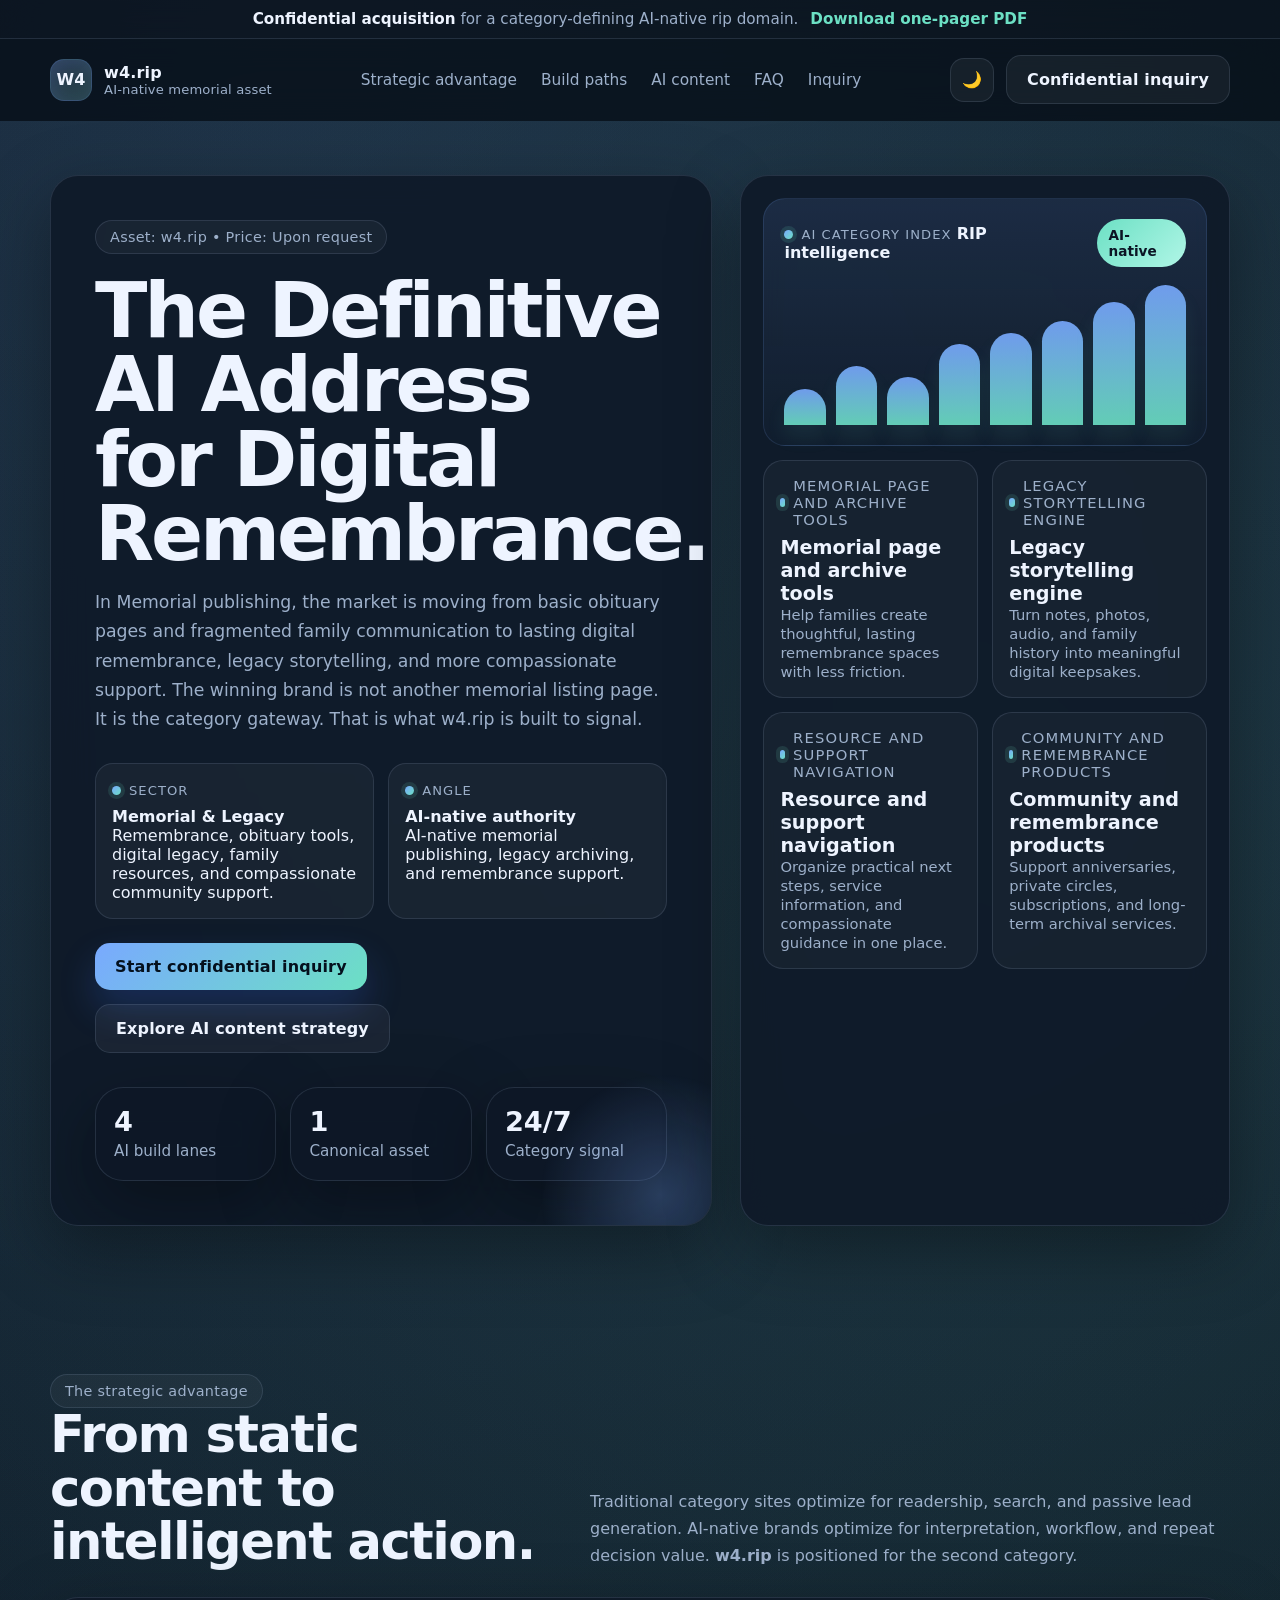
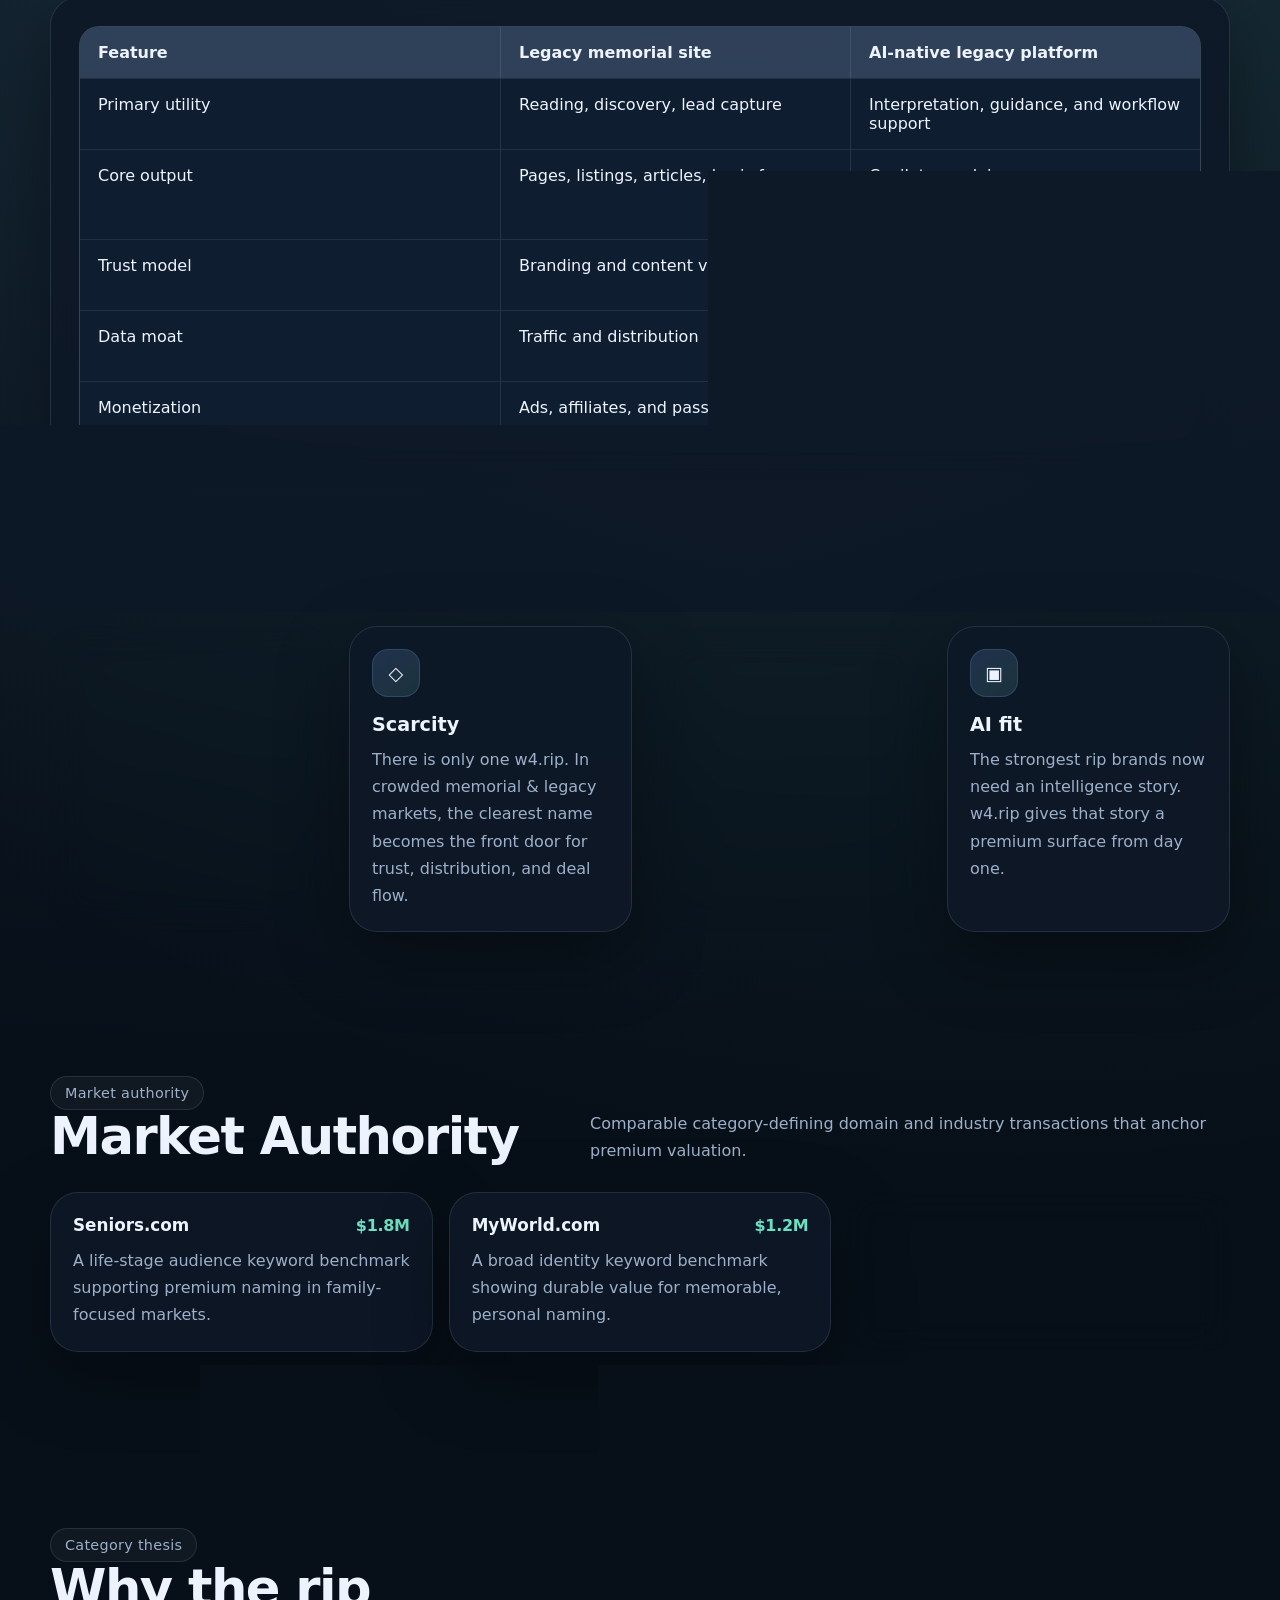
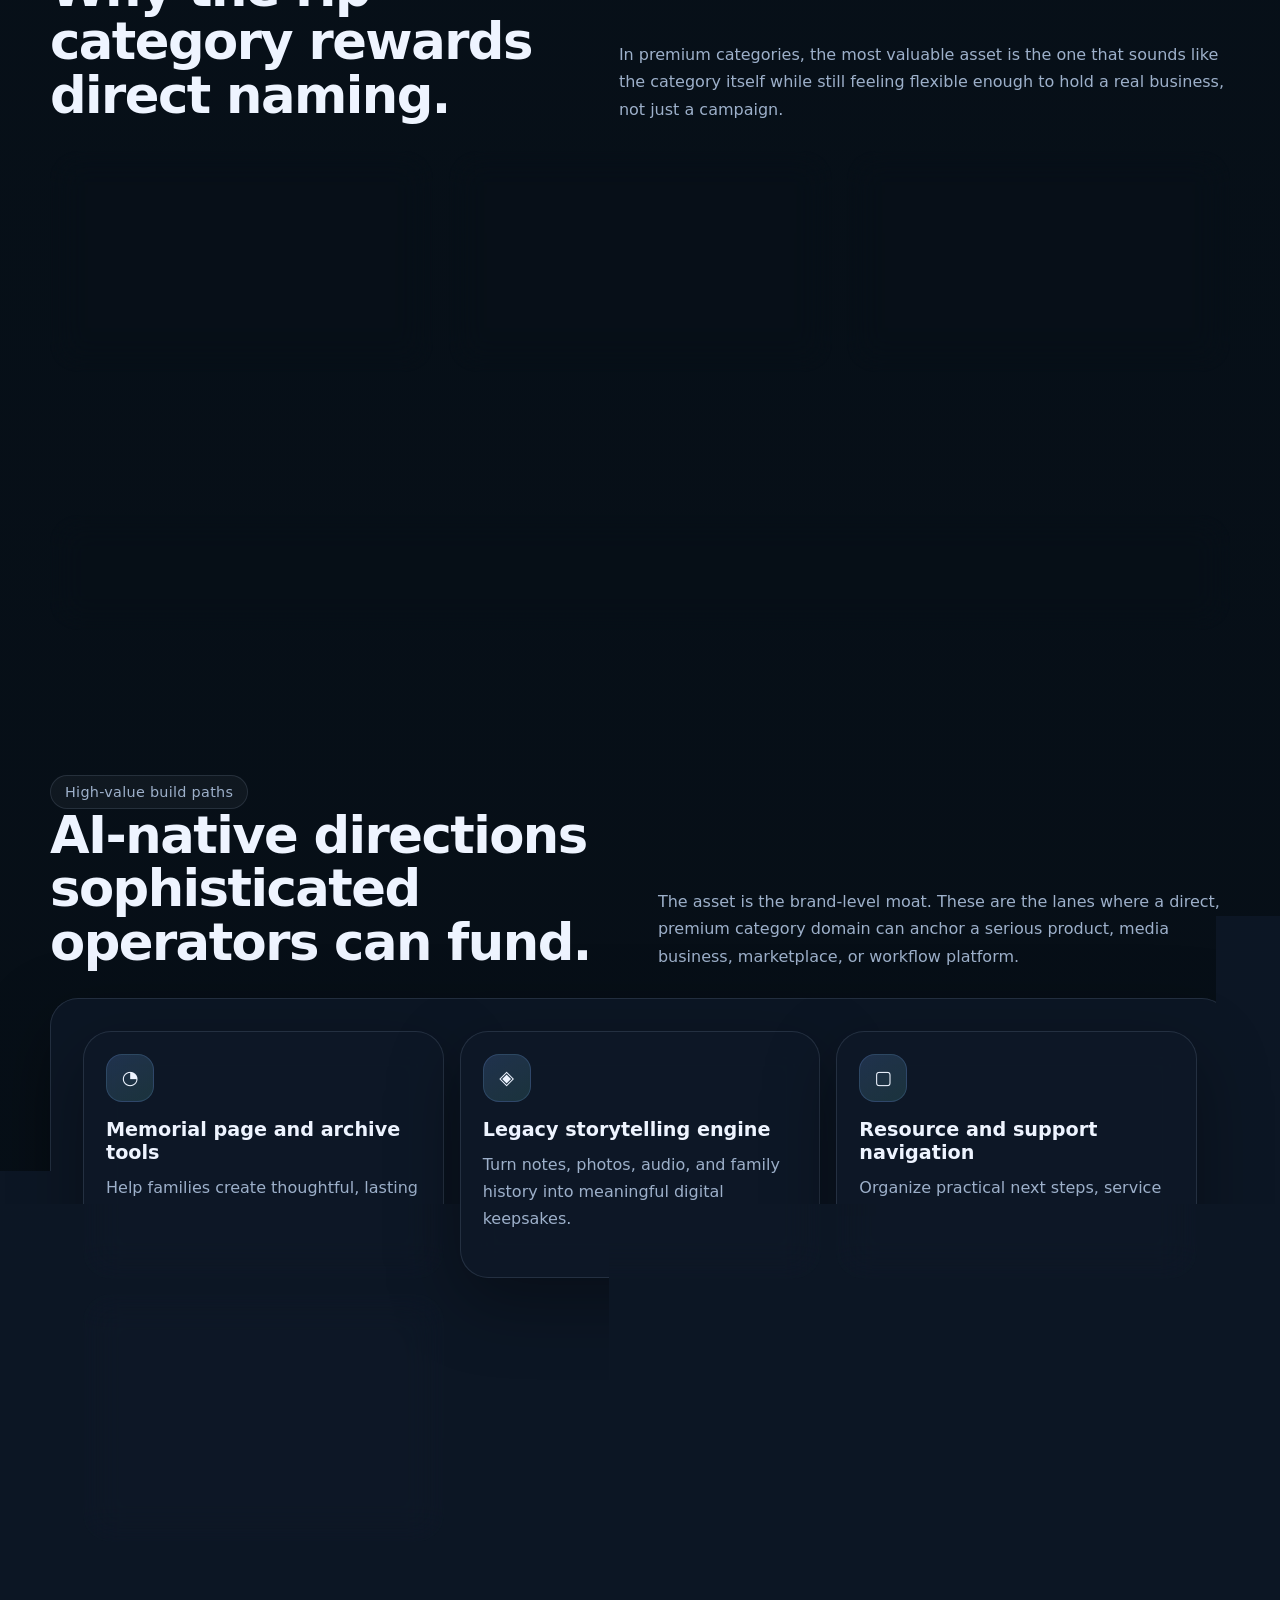
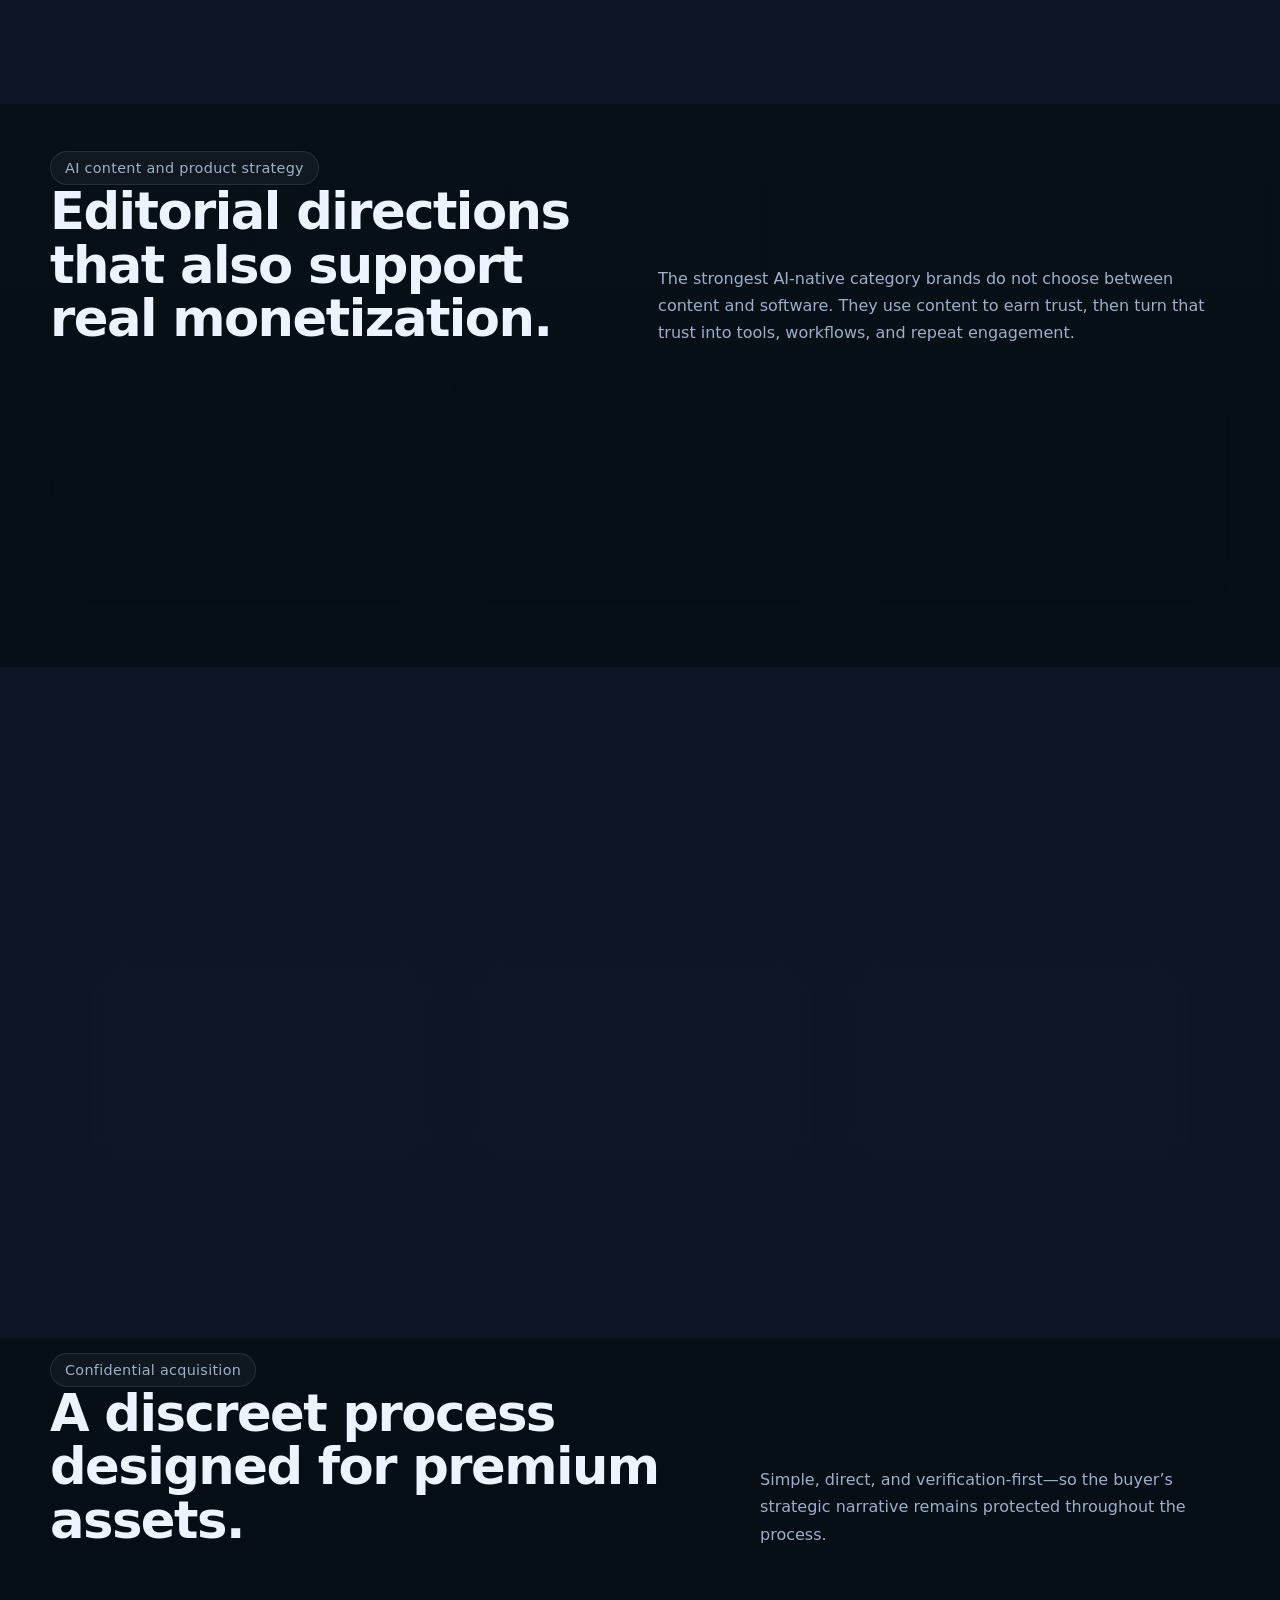
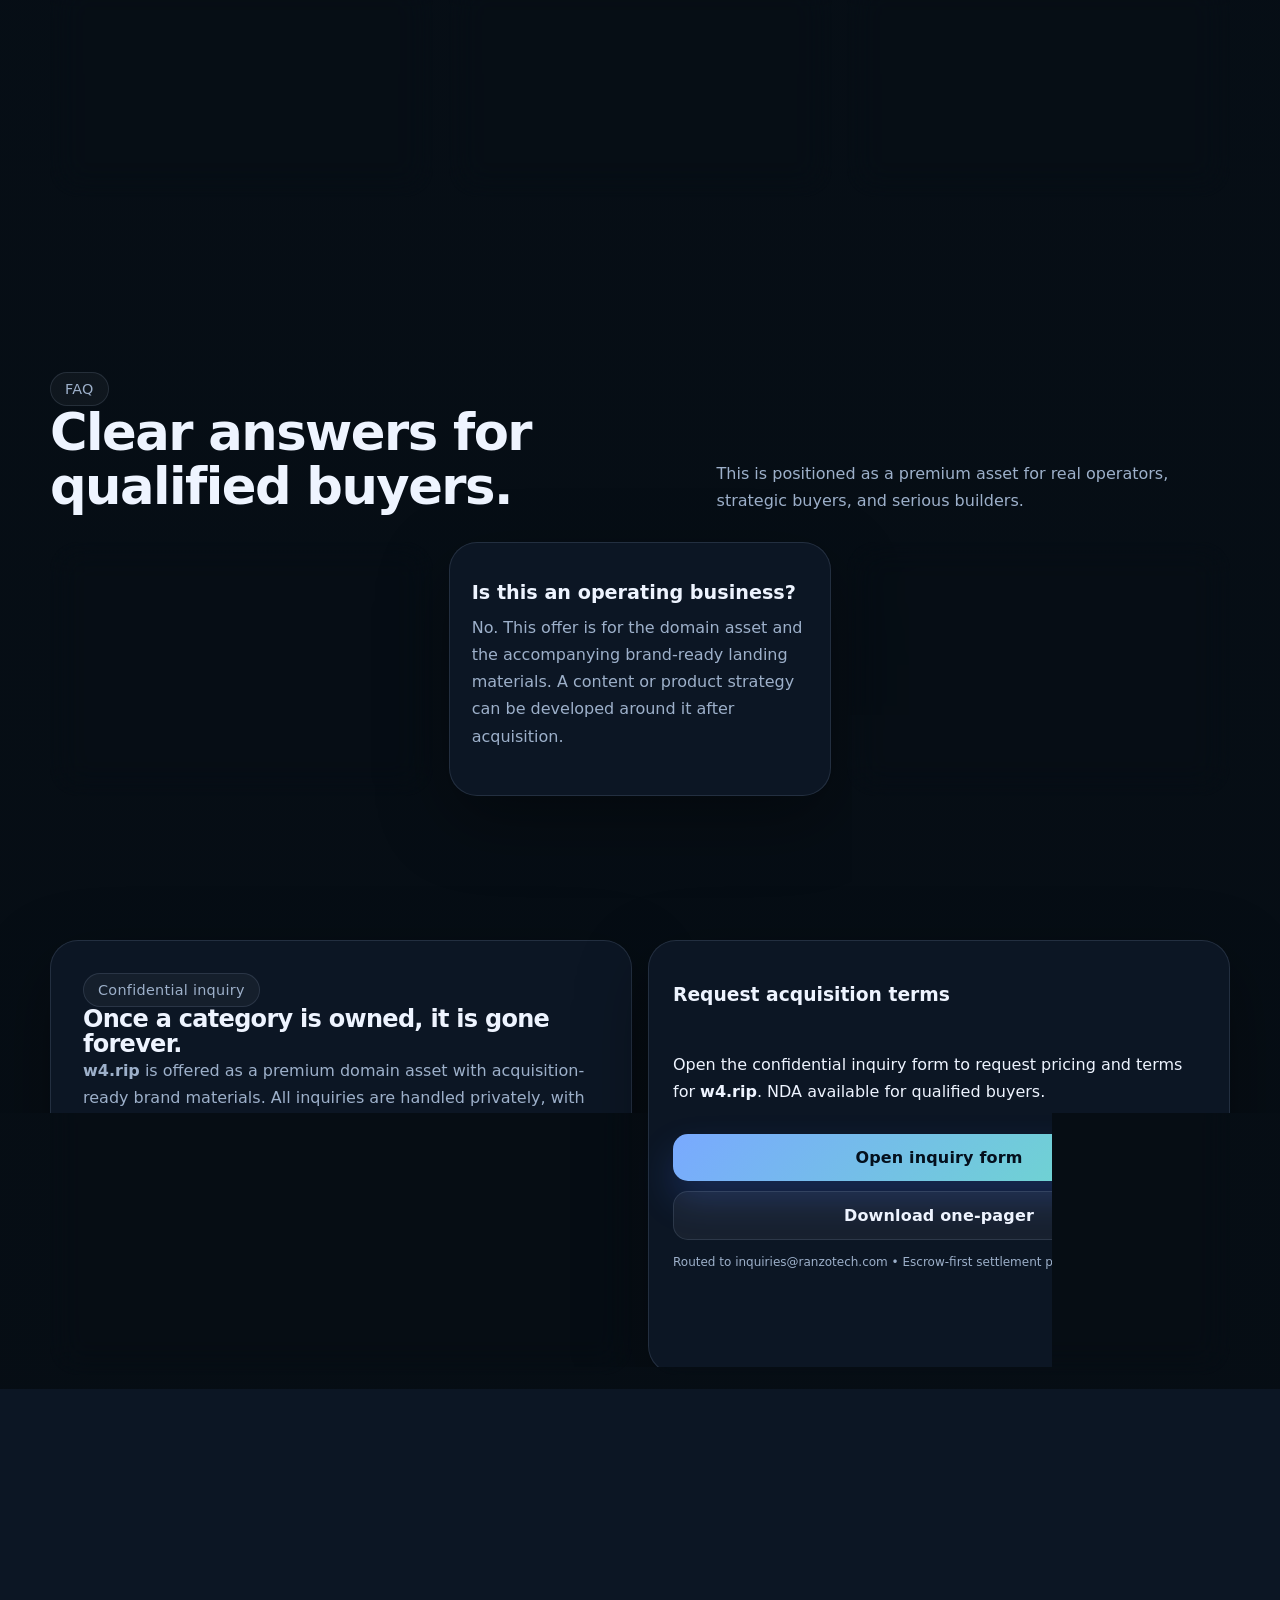
<file: index.html>
<!DOCTYPE html>

<html lang="en">
<head>
<meta charset="utf-8"/>
<meta content="width=device-width, initial-scale=1" name="viewport"/>
<title>w4.rip — Confidential Acquisition</title>
<meta content="w4.rip is a premium AI-first rip domain positioned for confidential acquisition, built for ai-native memorial publishing, legacy archiving, and remembrance support" name="description"/>
<link href="https://w4.rip/" rel="canonical"/>
<meta content="w4.rip — Confidential Acquisition" property="og:title"/>
<meta content="w4.rip is a premium AI-first rip domain positioned for confidential acquisition, built for ai-native memorial publishing, legacy archiving, and remembrance support" property="og:description"/>
<meta content="website" property="og:type"/>
<meta content="https://w4.rip/" property="og:url"/>
<meta content="w4.rip" property="og:site_name"/>
<meta content="https://w4.rip/social-card.svg" property="og:image"/>
<meta content="summary_large_image" name="twitter:card"/>
<meta content="w4.rip — Confidential Acquisition" name="twitter:title"/>
<meta content="w4.rip is a premium AI-first rip domain positioned for confidential acquisition, built for ai-native memorial publishing, legacy archiving, and remembrance support" name="twitter:description"/>
<meta content="https://w4.rip/social-card.svg" name="twitter:image"/>
<link href="favicon.svg" rel="icon" type="image/svg+xml"/>
<link href="styles.css" rel="stylesheet"/>
<script type="application/ld+json">
  {"@context": "https://schema.org", "@type": "WebSite", "name": "w4.rip", "url": "https://w4.rip/", "description": "w4.rip is a premium AI-first rip domain positioned for confidential acquisition, built for ai-native memorial publishing, legacy archiving, and remembrance support", "publisher": {"@type": "Organization", "name": "Ranzo Tech LLC"}}
  </script>
</head>
<body>
<div class="announcement">
<div class="container">
<span><strong>Confidential acquisition</strong> for a category-defining AI-native rip domain.</span>
<a download="" href="one-pager.pdf">Download one-pager PDF</a>
</div>
</div>
<header class="site-header">
<div class="container nav-shell">
<a class="brand" href="index.html">
<span class="brand-mark"><span>W4</span></span>
<span>
          w4.rip
          <small>AI-native memorial asset</small>
</span>
</a>
<nav class="nav-links" data-mobile-nav="">
<a href="#advantage">Strategic advantage</a>
<a href="#paths">Build paths</a>
<a href="#content">AI content</a>
<a href="#faq">FAQ</a>
<a href="#inquiry">Inquiry</a>
</nav>
<div class="nav-actions">
<button aria-label="Switch theme" class="icon-button" data-theme-toggle="" type="button">🌙</button>
<a class="button button-secondary print-hide" href="#inquiry" data-open-inquiry>Confidential inquiry</a>
<button aria-expanded="false" aria-label="Open menu" class="icon-button mobile-toggle" data-mobile-toggle="" type="button">☰</button>
</div>
</div>
</header>
<main>
<section class="hero">
<div class="container hero-grid">
<article class="hero-copy">
<span class="eyebrow">Asset: w4.rip • Price: Upon request</span>
<h1>The Definitive AI Address for Digital Remembrance.</h1>
<p class="hero-lead">In Memorial publishing, the market is moving from basic obituary pages and fragmented family communication to lasting digital remembrance, legacy storytelling, and more compassionate support. The winning brand is not another memorial listing page. It is the category gateway. That is what w4.rip is built to signal.</p>
<div class="hero-meta">
<article>
<span class="small-label">Sector</span>
<strong>Memorial &amp; Legacy</strong>
<span>Remembrance, obituary tools, digital legacy, family resources, and compassionate community support.</span>
</article>
<article>
<span class="small-label">Angle</span>
<strong>AI-native authority</strong>
<span>AI-native memorial publishing, legacy archiving, and remembrance support.</span>
</article>
</div>
<div class="hero-actions">
<a class="button button-primary" href="#inquiry" data-open-inquiry>Start confidential inquiry</a>
<a class="button button-secondary" href="#content">Explore AI content strategy</a>
</div>
<div class="hero-mini-grid">
<article class="metric-card">
<strong>4</strong>
<span>AI build lanes</span>
</article>
<article class="metric-card">
<strong>1</strong>
<span>Canonical asset</span>
</article>
<article class="metric-card">
<strong>24/7</strong>
<span>Category signal</span>
</article>
</div>
</article>
<aside class="hero-panel">
<div class="dashboard">
<div class="dashboard-main">
<div class="dashboard-top">
<div>
<span class="small-label">AI category index</span>
<strong>RIP intelligence</strong>
</div>
<span class="dashboard-badge">AI-native</span>
</div>
<div aria-hidden="true" class="sparkline">
<span style="height: 26%"></span>
<span style="height: 42%"></span>
<span style="height: 34%"></span>
<span style="height: 58%"></span>
<span style="height: 66%"></span>
<span style="height: 74%"></span>
<span style="height: 88%"></span>
<span style="height: 100%"></span>
</div>
</div>
<div class="dashboard-grid">
<article class="small-panel">
<span class="small-label">Memorial page and archive tools</span>
<strong>Memorial page and archive tools</strong>
<span>Help families create thoughtful, lasting remembrance spaces with less friction.</span>
</article>
<article class="small-panel">
<span class="small-label">Legacy storytelling engine</span>
<strong>Legacy storytelling engine</strong>
<span>Turn notes, photos, audio, and family history into meaningful digital keepsakes.</span>
</article>
<article class="small-panel">
<span class="small-label">Resource and support navigation</span>
<strong>Resource and support navigation</strong>
<span>Organize practical next steps, service information, and compassionate guidance in one place.</span>
</article>
<article class="small-panel">
<span class="small-label">Community and remembrance products</span>
<strong>Community and remembrance products</strong>
<span>Support anniversaries, private circles, subscriptions, and long-term archival services.</span>
</article>
</div>
</div>
</aside>
</div>
</section>
<section class="section" id="advantage">
<div class="container">
<div class="section-header">
<div>
<span class="eyebrow">The strategic advantage</span>
<h2>From static content to intelligent action.</h2>
</div>
<p>
            Traditional category sites optimize for readership, search, and passive lead generation. AI-native brands optimize for interpretation, workflow, and repeat decision value. <strong>w4.rip</strong> is positioned for the second category.
          </p>
</div>
<div class="comparison-shell">
<div class="comparison-table">
<div class="comparison-row header">
<div>Feature</div>
<div>Legacy memorial site</div>
<div>AI-native legacy platform</div>
</div>
<div class="comparison-row">
<div>Primary utility</div>
<div>Reading, discovery, lead capture</div>
<div>Interpretation, guidance, and workflow support</div>
</div>
<div class="comparison-row">
<div>Core output</div>
<div>Pages, listings, articles, basic forms</div>
<div>Copilots, explainers, recommendations, and operational workflows</div>
</div>
<div class="comparison-row">
<div>Trust model</div>
<div>Branding and content volume</div>
<div>Branding plus explainability, speed, and human-reviewed AI support</div>
</div>
<div class="comparison-row">
<div>Data moat</div>
<div>Traffic and distribution</div>
<div>Feedback loops, workflow data, and better decision context</div>
</div>
<div class="comparison-row">
<div>Monetization</div>
<div>Ads, affiliates, and passive leads</div>
<div>Subscriptions, premium tools, memberships, and workflow software</div>
</div>
</div>
</div>
</div>
</section>
<section class="section-tight">
<div class="container cards-grid">
<article class="card">
<div class="card-icon">◎</div>
<h3>Positioning</h3>
<p>w4.rip reads like a flagship AI-native rip brand: direct, memorable, and category-scale.</p>
</article>
<article class="card">
<div class="card-icon">◇</div>
<h3>Scarcity</h3>
<p>There is only one w4.rip. In crowded memorial &amp; legacy markets, the clearest name becomes the front door for trust, distribution, and deal flow.</p>
</article>
<article class="card">
<div class="card-icon">↗</div>
<h3>Expansion</h3>
<p>The domain can support media, software, services, memberships, marketplaces, or workflow products without feeling temporary or narrow.</p>
</article>
<article class="card">
<div class="card-icon">▣</div>
<h3>AI fit</h3>
<p>The strongest rip brands now need an intelligence story. w4.rip gives that story a premium surface from day one.</p>
</article>
</div>
</section>

    <section class="section" id="market-authority">
      <div class="container">
        <div class="section-header">
          <div>
            <span class="eyebrow">Market authority</span>
            <h2>Market Authority</h2>
          </div>
          <p>Comparable category-defining domain and industry transactions that anchor premium valuation.</p>
        </div>

        <div class="market-grid deal-grid">
          <article class="deal-card">
            <div class="deal-head">
              <h3>Seniors.com</h3>
              <div class="deal-amount">$1.8M</div>
            </div>
            <p>A life-stage audience keyword benchmark supporting premium naming in family-focused markets.</p>
          </article>
          <article class="deal-card">
            <div class="deal-head">
              <h3>MyWorld.com</h3>
              <div class="deal-amount">$1.2M</div>
            </div>
            <p>A broad identity keyword benchmark showing durable value for memorable, personal naming.</p>
          </article>
          <article class="deal-card">
            <div class="deal-head">
              <h3>Me.com</h3>
              <div class="deal-amount">reported under $1M</div>
            </div>
            <p>A foundational identity benchmark illustrating the premium for short, universal personal namespaces.</p>
          </article>
        </div>
      </div>
    </section>
<section class="section">
<div class="container">
<div class="section-header">
<div>
<span class="eyebrow">Category thesis</span>
<h2>Why the rip category rewards direct naming.</h2>
</div>
<p>
            In premium categories, the most valuable asset is the one that sounds like the category itself while still feeling flexible enough to hold a real business, not just a campaign.
          </p>
</div>
<div class="market-grid">
<article>
<strong>01</strong>
<h3>Category clarity</h3>
<p>RIP is a direct, unforgettable word. In trust-heavy markets, clarity shortens the path from first impression to credibility.</p>
</article>
<article>
<strong>02</strong>
<h3>Brand efficiency</h3>
<p>Short, exact naming lowers explanation cost across search, partnerships, outbound, media, and repeat recall.</p>
</article>
<article>
<strong>03</strong>
<h3>Product optionality</h3>
<p>w4.rip can credibly hold editorial, software, community, workflow, and marketplace models under one roof.</p>
</article>
</div>
</div>
</section>
<section class="section-tight">
<div class="container">
<div class="quote-card">
<p>“In memorial categories, trust comes from dignity, clarity, and a brand that feels enduring.”</p>
<small>Positioning statement for w4.rip</small>
</div>
</div>
</section>
<section class="section" id="paths">
<div class="container">
<div class="section-header">
<div>
<span class="eyebrow">High-value build paths</span>
<h2>AI-native directions sophisticated operators can fund.</h2>
</div>
<p>
            The asset is the brand-level moat. These are the lanes where a direct, premium category domain can anchor a serious product, media business, marketplace, or workflow platform.
          </p>
</div>
<div class="topics-shell">
<div class="topics-grid">
<article class="card">
<div class="card-icon">◔</div>
<h3>Memorial page and archive tools</h3>
<p>Help families create thoughtful, lasting remembrance spaces with less friction.</p>
</article>
<article class="card">
<div class="card-icon">◈</div>
<h3>Legacy storytelling engine</h3>
<p>Turn notes, photos, audio, and family history into meaningful digital keepsakes.</p>
</article>
<article class="card">
<div class="card-icon">▢</div>
<h3>Resource and support navigation</h3>
<p>Organize practical next steps, service information, and compassionate guidance in one place.</p>
</article>
<article class="card">
<div class="card-icon">⋄</div>
<h3>Community and remembrance products</h3>
<p>Support anniversaries, private circles, subscriptions, and long-term archival services.</p>
</article>
</div>
</div>
</div>
</section>
<section class="section" id="content">
<div class="container">
<div class="section-header">
<div>
<span class="eyebrow">AI content and product strategy</span>
<h2>Editorial directions that also support real monetization.</h2>
</div>
<p>
            The strongest AI-native category brands do not choose between content and software. They use content to earn trust, then turn that trust into tools, workflows, and repeat engagement.
          </p>
</div>
<div class="insights-grid no-links">
<article class="insight-card">
<span class="tag">Authority engine</span>
<h3>Compassionate memorial content</h3>
<p>Build trust through sensitivity, clarity, and helpfulness in a delicate category.</p>
</article>
<article class="insight-card">
<span class="tag">Assistant layer</span>
<h3>Guided remembrance support</h3>
<p>Use AI to reduce friction while keeping tone respectful and human.</p>
</article>
<article class="insight-card">
<span class="tag">Workflow monetization</span>
<h3>Publishing, archives, and support services</h3>
<p>Hold memorial pages, family tools, and premium preservation products together.</p>
</article>
</div>
</div>
</section>
<section class="section-tight">
<div class="container value-shell">
<div class="section-header">
<div>
<span class="eyebrow">Ideal acquirer profile</span>
<h2>This asset is designed for principals.</h2>
</div>
<p>The strongest buyer is one that wants a flagship brand, not a disposable campaign URL.</p>
</div>
<div class="value-grid">
<article class="card">
<div class="card-icon">◫</div>
<h3>Memorial and obituary platforms</h3>
<p>Operators that want a more direct, memorable category brand.</p>
</article>
<article class="card">
<div class="card-icon">◍</div>
<h3>Legacy and archive builders</h3>
<p>Teams creating digital preservation, family-history, or remembrance products.</p>
</article>
<article class="card">
<div class="card-icon">◌</div>
<h3>Mission-driven media groups</h3>
<p>Organizations serving families with thoughtful content and tools.</p>
</article>
</div>
</div>
</section>
<section class="section">
<div class="container">
<div class="section-header">
<div>
<span class="eyebrow">Confidential acquisition</span>
<h2>A discreet process designed for premium assets.</h2>
</div>
<p>Simple, direct, and verification-first—so the buyer’s strategic narrative remains protected throughout the process.</p>
</div>
<div class="process-grid">
<article>
<span class="process-step">1</span>
<h3>Strategic inquiry</h3>
<p>Private inbound with enough context to understand fit, intended use, and seriousness of mandate.</p>
</article>
<article>
<span class="process-step">2</span>
<h3>Mutual NDA</h3>
<p>For qualified buyers, valuation discussion and transfer mechanics can be handled under a standard or custom NDA.</p>
</article>
<article>
<span class="process-step">3</span>
<h3>Secure settlement</h3>
<p>Escrow-first transfer with a clean handover process, documentation, and domain movement safeguards.</p>
</article>
</div>
</div>
</section>
<section class="section" id="faq">
<div class="container">
<div class="section-header">
<div>
<span class="eyebrow">FAQ</span>
<h2>Clear answers for qualified buyers.</h2>
</div>
<p>This is positioned as a premium asset for real operators, strategic buyers, and serious builders.</p>
</div>
<div class="faq-grid">
<article>
<h3>Why is the price withheld?</h3>
<p>This is a category-defining asset intended for qualified buyers. Pricing is discussed privately after a brief fit and intent check.</p>
</article>
<article>
<h3>Is this an operating business?</h3>
<p>No. This offer is for the domain asset and the accompanying brand-ready landing materials. A content or product strategy can be developed around it after acquisition.</p>
</article>
<article>
<h3>Why w4 instead of a traditional rip brand?</h3>
<p>Because the next generation of rip brands will blend authority with intelligence. w4 feels short, premium, and built for AI-native experiences rather than static publishing alone.</p>
</article>
</div>
</div>
</section>
<section class="section-tight" id="inquiry">
<div class="container contact-grid">
<article class="contact-shell">
<span class="eyebrow">Confidential inquiry</span>
<h2>Once a category is owned, it is gone forever.</h2>
<p>
<strong>w4.rip</strong> is offered as a premium domain asset with acquisition-ready brand materials. All inquiries are handled privately, with NDA availability for qualified counterparties and escrow-first settlement preferred.
          </p>
<div class="tag-row">
<span class="chip">Displayed mailbox: inquiries@w4.rip</span>
<span class="chip">Routed to: inquiries@ranzotech.com</span>
<span class="chip">Escrow-first settlement</span>
</div>
<p class="contact-note">Use the button to open the confidential inquiry form and submit buyer intent, budget, and intended use. Qualified inquiries receive direct follow-up.</p>
</article>
<aside class="form-shell">
      <div class="inquiry-cta">
        <h3>Request acquisition terms</h3>
        <p>Open the confidential inquiry form to request pricing and terms for <strong>w4.rip</strong>. NDA available for qualified buyers.</p>
        <div class="inquiry-buttons">
          <button class="button button-primary button-block" type="button" data-open-inquiry>Open inquiry form</button>
          <a class="button button-secondary button-block" download href="one-pager.pdf">Download one-pager</a>
        </div>
        <p class="fineprint">Routed to inquiries@ranzotech.com • Escrow-first settlement preferred</p>
      </div>
    </aside>
</div>
</section>
<div class="container">
<footer class="footer-shell">
<div class="footer-grid">
<div>
<div class="footer-title">A generational land grab for AI-native category ownership.</div>
<p>
              In the first internet era, premium .com assets defined categories. In the next era, the brands that combine authority with intelligence will define how markets are discovered, explained, and acted on. There is only one w4.rip.
            </p>
</div>
<div>
<strong>Pages</strong>
<div class="footer-links">
<a download="" href="one-pager.pdf">One-pager PDF</a>
<a href="#advantage">Strategic advantage</a>
<a href="#paths">Build paths</a>
<a href="#inquiry">Inquiry</a>
</div>
</div>
<div>
<strong>Contact</strong>
<div class="footer-links">
<a href="#inquiry" data-open-inquiry>Confidential inquiry</a>
<span>Displayed: inquiries@w4.rip</span>
<span>Routed: inquiries@ranzotech.com</span>
</div>
</div>
</div>
<div class="footer-meta">
<span>Domain asset: w4.rip</span>
<span>Domain Owned by Ranzo Tech LLC.</span>
<span>Qualified buyers • NDA available • Escrow preferred</span>
</div>
</footer>
</div>
</main>
<div class="modal" data-inquiry-modal aria-hidden="true">
  <div class="modal-backdrop" data-close-inquiry></div>
  <div class="modal-panel" role="dialog" aria-modal="true" aria-labelledby="inquiry-title">
    <div class="modal-head">
      <div>
        <span class="eyebrow">Confidential inquiry</span>
        <h2 id="inquiry-title">Request acquisition terms</h2>
        <p class="modal-sub">Submit intent and budget. Qualified inquiries receive direct follow-up.</p>
      </div>
      <button class="icon-button" type="button" data-close-inquiry aria-label="Close inquiry">✕</button>
    </div>

    <form accept-charset="UTF-8" action="https://ranzotech.com/form/w4contact.php" data-async-form="contact" method="POST">
      <input name="portfolio" type="hidden" value="w4"/>
      <input name="source_url" type="hidden" value="https://w4.rip/"/>
      <input name="display_email" type="hidden" value="inquiries@w4.rip"/>
      <input name="domain" type="hidden" value="w4.rip"/>
      <input name="response" type="hidden" value="json"/>
      <input aria-hidden="true" autocomplete="new-password" class="hidden-field" name="contact_website" tabindex="-1" type="text"/>

      <div class="form-row">
        <label class="label">Name
          <input autocomplete="name" class="input" name="name" placeholder="Your name" required type="text"/>
        </label>
        <label class="label">Organization
          <input autocomplete="organization" class="input" name="company" placeholder="Your organization" type="text"/>
        </label>
      </div>

      <div class="form-row">
        <label class="label">Role / Title
          <input autocomplete="organization-title" class="input" name="role" placeholder="Founder, partner, VP strategy" type="text"/>
        </label>
        <label class="label">Email
          <input autocomplete="email" class="input" name="email" placeholder="name@company.com" required type="email"/>
        </label>
      </div>

      <div class="form-row">
        <label class="label">What is your budget?
          <input class="input" name="budget" placeholder="Enter a value (USD)" inputmode="decimal" type="text"/>
        </label>
        <label class="label">Displayed mailbox
          <input class="input" type="text" value="inquiries@w4.rip" readonly/>
        </label>
      </div>

      <label class="label">Intended use (one sentence)
        <textarea class="textarea" name="message" placeholder="How would you use w4.rip?" required></textarea>
      </label>

      <div class="form-actions">
        <button class="button button-secondary" type="button" data-close-inquiry>Cancel</button>
        <button class="button button-primary" type="submit">Send</button>
      </div>

      <div aria-live="polite" class="form-message" data-form-message="true"></div>
    </form>
  </div>
</div>

<script src="script.js"></script>
</body>
</html>
</file>
<file: styles.css>
:root {
  --bg: #071019;
  --bg-elevated: rgba(10, 19, 31, 0.85);
  --bg-soft: #0f1d31;
  --panel: rgba(14, 24, 39, 0.88);
  --panel-strong: #13263d;
  --text: #eef4ff;
  --muted: #9db0ca;
  --line: rgba(157, 176, 202, 0.16);
  --brand: #6ce0c4;
  --brand-2: #79a9ff;
  --accent: #9b8cff;
  --danger: #ff7a8a;
  --shadow: 0 24px 70px rgba(0, 0, 0, 0.35);
  --radius-lg: 28px;
  --radius-md: 18px;
  --radius-sm: 12px;
  --max: 1180px;
}

body.light-mode {
  --bg: #f2f6fc;
  --bg-elevated: rgba(255, 255, 255, 0.92);
  --bg-soft: #ffffff;
  --panel: rgba(255, 255, 255, 0.9);
  --panel-strong: #ffffff;
  --text: #0d1a2d;
  --muted: #607188;
  --line: rgba(24, 39, 64, 0.11);
  --brand: #0ea58b;
  --brand-2: #3f72ff;
  --accent: #775dff;
  --danger: #df546a;
  --shadow: 0 18px 44px rgba(21, 40, 74, 0.12);
}

* { box-sizing: border-box; }
html { scroll-behavior: smooth; }
body {
  margin: 0;
  font-family: Inter, ui-sans-serif, system-ui, -apple-system, BlinkMacSystemFont, "Segoe UI", sans-serif;
  color: var(--text);
  background:
    radial-gradient(circle at 20% 0%, rgba(121, 169, 255, 0.18), transparent 32%),
    radial-gradient(circle at 80% 10%, rgba(108, 224, 196, 0.14), transparent 26%),
    linear-gradient(180deg, #050d16 0%, var(--bg) 24%, #060d14 100%);
  min-height: 100vh;
}
body.light-mode {
  background:
    radial-gradient(circle at 20% 0%, rgba(63, 114, 255, 0.13), transparent 30%),
    radial-gradient(circle at 80% 10%, rgba(14, 165, 139, 0.12), transparent 24%),
    linear-gradient(180deg, #f8fbff 0%, var(--bg) 22%, #eef4fb 100%);
}
img { max-width: 100%; display: block; }
a { color: inherit; text-decoration: none; }
p { line-height: 1.7; }
.container { width: min(calc(100% - 32px), var(--max)); margin: 0 auto; }
.section { padding: 88px 0; }
.section-tight { padding: 56px 0; }
.eyebrow {
  display: inline-flex;
  align-items: center;
  gap: 8px;
  padding: 8px 14px;
  border-radius: 999px;
  border: 1px solid var(--line);
  background: rgba(255, 255, 255, 0.04);
  color: var(--muted);
  font-size: 0.9rem;
  letter-spacing: 0.02em;
}
body.light-mode .eyebrow { background: rgba(255, 255, 255, 0.7); }
.small-label {
  display: inline-flex;
  align-items: center;
  gap: 8px;
  color: var(--muted);
  font-size: 0.82rem;
  letter-spacing: 0.08em;
  text-transform: uppercase;
}
.small-label::before {
  content: "";
  width: 9px;
  height: 9px;
  border-radius: 999px;
  background: linear-gradient(135deg, var(--brand-2), var(--brand));
  box-shadow: 0 0 0 4px rgba(108, 224, 196, 0.12);
}
.announcement {
  border-bottom: 1px solid var(--line);
  background: rgba(6, 12, 20, 0.7);
  backdrop-filter: blur(18px);
}
body.light-mode .announcement { background: rgba(255, 255, 255, 0.8); }
.announcement .container {
  padding: 10px 0;
  display: flex;
  justify-content: center;
  align-items: center;
  gap: 12px;
  color: var(--muted);
  font-size: 0.95rem;
  text-align: center;
}
.announcement strong { color: var(--text); font-weight: 600; }
.announcement a { color: var(--brand); font-weight: 600; }
.site-header {
  position: sticky;
  top: 0;
  z-index: 20;
  border-bottom: 1px solid transparent;
  background: rgba(5, 12, 20, 0.74);
  backdrop-filter: blur(16px);
}
body.light-mode .site-header { background: rgba(248, 251, 255, 0.82); }
.site-header.scrolled { border-color: var(--line); }
.nav-shell {
  display: flex;
  align-items: center;
  justify-content: space-between;
  gap: 20px;
  padding: 16px 0;
}
.brand {
  display: inline-flex;
  align-items: center;
  gap: 12px;
  font-weight: 700;
  letter-spacing: 0.01em;
}
.brand-mark {
  width: 42px;
  height: 42px;
  border-radius: 14px;
  background:
    linear-gradient(145deg, rgba(121, 169, 255, 0.22), rgba(108, 224, 196, 0.16)),
    rgba(255, 255, 255, 0.05);
  border: 1px solid rgba(121, 169, 255, 0.2);
  display: grid;
  place-items: center;
  box-shadow: inset 0 0 18px rgba(121, 169, 255, 0.12);
}
.brand-mark span { font-size: 1rem; color: var(--text); }
.brand small { display: block; color: var(--muted); font-weight: 500; font-size: 0.82rem; }
.nav-links { display: flex; align-items: center; gap: 24px; }
.nav-links a { color: var(--muted); font-size: 0.96rem; }
.nav-links a:hover,
.nav-links a:focus-visible { color: var(--text); }
.nav-actions { display: flex; align-items: center; gap: 12px; }
.icon-button,
.button,
.chip-button,
.input,
.select,
.textarea {
  appearance: none;
  border: 0;
  font: inherit;
}
.icon-button,
.button,
.chip-button { cursor: pointer; }
.icon-button {
  width: 44px;
  height: 44px;
  display: grid;
  place-items: center;
  border-radius: 14px;
  background: rgba(255, 255, 255, 0.05);
  border: 1px solid var(--line);
  color: var(--text);
}
body.light-mode .icon-button { background: rgba(255, 255, 255, 0.78); }
.icon-button:hover { transform: translateY(-1px); }
.mobile-toggle { display: none; }
.button {
  display: inline-flex;
  align-items: center;
  justify-content: center;
  gap: 10px;
  padding: 14px 20px;
  border-radius: 15px;
  font-weight: 700;
  letter-spacing: 0.01em;
  transition: transform 0.18s ease, box-shadow 0.18s ease, background 0.18s ease;
}
.button:hover { transform: translateY(-2px); }
.button-primary {
  background: linear-gradient(135deg, var(--brand-2), var(--brand));
  color: #04101d;
  box-shadow: 0 18px 36px rgba(63, 114, 255, 0.22);
}
.button-secondary {
  background: rgba(255, 255, 255, 0.05);
  color: var(--text);
  border: 1px solid var(--line);
}
body.light-mode .button-secondary { background: rgba(255, 255, 255, 0.85); }
.button-text {
  color: var(--brand);
  padding: 0;
  background: transparent;
  font-weight: 700;
}
.button-block { width: 100%; }
.hero { padding: 54px 0 60px; }
.hero-grid {
  display: grid;
  grid-template-columns: 1.15fr 0.85fr;
  gap: 28px;
  align-items: stretch;
}
.hero-copy,
.hero-panel,
.card,
.metric-card,
.quote-card,
.insight-card,
.timeline,
.cta-panel,
.footer-shell,
.article-shell,
.article-side,
.article-summary,
.newsletter-shell,
.why-shell,
.topics-shell,
.value-shell,
.comparison-shell,
.market-grid > article,
.process-grid > article,
.faq-grid > article,
.contact-shell,
.form-shell,
.article-card,
.onepager-grid > article,
.note-panel {
  background: var(--panel);
  border: 1px solid var(--line);
  border-radius: var(--radius-lg);
  box-shadow: var(--shadow);
  backdrop-filter: blur(18px);
}
.hero-copy {
  padding: 44px;
  position: relative;
  overflow: hidden;
}
.hero-copy::after {
  content: "";
  position: absolute;
  inset: auto -80px -100px auto;
  width: 260px;
  height: 260px;
  background: radial-gradient(circle, rgba(121, 169, 255, 0.26), transparent 66%);
  pointer-events: none;
}
.hero h1 {
  font-size: clamp(2.8rem, 6vw, 5rem);
  line-height: 0.97;
  margin: 20px 0 16px;
  letter-spacing: -0.04em;
}
.gradient-text {
  background: linear-gradient(135deg, #c5d8ff, #8be8d4 62%, #9d91ff);
  -webkit-background-clip: text;
  background-clip: text;
  color: transparent;
}
body.light-mode .gradient-text {
  background: linear-gradient(135deg, #1d4ed8, #0f766e 62%, #6d28d9);
  -webkit-background-clip: text;
  background-clip: text;
}
.hero-lead {
  max-width: 640px;
  margin: 0 0 28px;
  color: var(--muted);
  font-size: 1.08rem;
}
.hero-meta {
  display: grid;
  grid-template-columns: repeat(2, minmax(0, 1fr));
  gap: 14px;
  margin: 0 0 24px;
}
.hero-meta article {
  padding: 16px;
  border-radius: 18px;
  background: rgba(255, 255, 255, 0.04);
  border: 1px solid var(--line);
}
.hero-meta strong { display: block; margin-top: 8px; }
.hero-actions { display: flex; flex-wrap: wrap; gap: 14px; margin-bottom: 34px; }
.hero-mini-grid {
  display: grid;
  grid-template-columns: repeat(3, minmax(0, 1fr));
  gap: 14px;
}
.metric-card { padding: 18px 18px 20px; }
.metric-card strong { display: block; font-size: 1.7rem; margin-bottom: 4px; }
.metric-card span { color: var(--muted); font-size: 0.95rem; }
.hero-panel { padding: 22px; display: flex; flex-direction: column; gap: 16px; }
.dashboard { display: grid; gap: 14px; }
.dashboard-main {
  padding: 20px;
  border-radius: 22px;
  background: linear-gradient(180deg, rgba(121, 169, 255, 0.12), rgba(121, 169, 255, 0.02));
  border: 1px solid rgba(121, 169, 255, 0.14);
}
.dashboard-top {
  display: flex;
  justify-content: space-between;
  align-items: center;
  gap: 16px;
  margin-bottom: 18px;
}
.dashboard-badge {
  font-size: 0.85rem;
  color: #0b1424;
  background: linear-gradient(135deg, var(--brand), #b1f6e7);
  border-radius: 999px;
  padding: 8px 12px;
  font-weight: 800;
}
body.light-mode .dashboard-badge { color: white; background: linear-gradient(135deg, var(--brand), var(--brand-2)); }
.sparkline {
  display: grid;
  grid-template-columns: repeat(8, 1fr);
  gap: 10px;
  align-items: end;
  min-height: 140px;
}
.sparkline span {
  display: block;
  border-radius: 999px 999px 10px 10px;
  background: linear-gradient(180deg, rgba(121, 169, 255, 0.9), rgba(108, 224, 196, 0.9));
  box-shadow: 0 12px 20px rgba(108, 224, 196, 0.08);
}
.dashboard-grid { display: grid; grid-template-columns: 1fr 1fr; gap: 14px; }
.small-panel {
  padding: 16px;
  border-radius: 20px;
  background: rgba(255, 255, 255, 0.03);
  border: 1px solid var(--line);
}
.small-panel strong { display: block; font-size: 1.2rem; margin-top: 8px; }
.small-panel span { color: var(--muted); font-size: 0.92rem; }
.section-header {
  display: flex;
  align-items: end;
  justify-content: space-between;
  gap: 22px;
  margin-bottom: 28px;
}
.section-header h2,
.cta-panel h2,
.footer-title,
.article-shell h1,
.newsletter-shell h2,
.why-shell h2,
.value-shell h2,
.comparison-shell h2,
.contact-shell h2,
.onepager-grid h1,
.onepager-grid h2 {
  margin: 0;
  line-height: 1.05;
  letter-spacing: -0.03em;
}
.section-header h2 { font-size: clamp(2rem, 4vw, 3.2rem); }
.section-header p { color: var(--muted); max-width: 640px; margin: 10px 0 0; }
.cards-grid {
  display: grid;
  grid-template-columns: repeat(4, minmax(0, 1fr));
  gap: 16px;
}
.card,
.insight-card,
.article-card,
.market-grid > article,
.process-grid > article,
.faq-grid > article { padding: 22px; }
.card h3,
.insight-card h3,
.article-card h3,
.market-grid > article h3,
.process-grid > article h3,
.faq-grid > article h3 { margin: 16px 0 10px; font-size: 1.2rem; }
.card p,
.insight-card p,
.article-card p,
.market-grid > article p,
.process-grid > article p,
.faq-grid > article p,
.market-grid > article li,
.process-grid > article li,
.article-side p,
.contact-shell p,
.note-panel p { color: var(--muted); margin: 0; }
.card-icon,
.article-icon {
  width: 48px;
  height: 48px;
  display: grid;
  place-items: center;
  border-radius: 16px;
  background: linear-gradient(145deg, rgba(121, 169, 255, 0.18), rgba(108, 224, 196, 0.14));
  border: 1px solid rgba(121, 169, 255, 0.18);
  font-size: 1.2rem;
}
.comparison-shell { padding: 28px; }
.comparison-table {
  display: grid;
  gap: 1px;
  overflow: hidden;
  border-radius: 20px;
  border: 1px solid var(--line);
  background: var(--line);
}
.comparison-row {
  display: grid;
  grid-template-columns: 1.2fr 1fr 1fr;
  background: var(--bg-soft);
}
.comparison-row > div { padding: 16px 18px; }
.comparison-row.header { font-weight: 700; background: rgba(121, 169, 255, 0.12); }
.comparison-row > div:not(:first-child) { border-left: 1px solid var(--line); }
.market-grid,
.process-grid,
.faq-grid,
.onepager-grid {
  display: grid;
  grid-template-columns: repeat(3, minmax(0, 1fr));
  gap: 16px;
}
.market-grid > article strong,
.process-step {
  display: inline-flex;
  align-items: center;
  justify-content: center;
  width: 44px;
  height: 44px;
  border-radius: 14px;
  background: linear-gradient(135deg, rgba(121, 169, 255, 0.24), rgba(108, 224, 196, 0.24));
  border: 1px solid rgba(121, 169, 255, 0.2);
  font-size: 1rem;
  font-weight: 800;
}
.quote-card {
  padding: 28px;
  display: grid;
  gap: 12px;
}
.quote-card p {
  margin: 0;
  font-size: 1.18rem;
  line-height: 1.6;
}
.quote-card small { color: var(--muted); }
.topics-shell,
.value-shell,
.why-shell,
.newsletter-shell,
.contact-shell {
  padding: 32px;
}
.topics-grid,
.value-grid,
.insights-grid,
.contact-grid,
.article-grid,
.footer-grid,
.onepager-grid {
  display: grid;
  gap: 16px;
}
.topics-grid,
.value-grid,
.insights-grid { grid-template-columns: repeat(3, minmax(0, 1fr)); }
.insight-card {
  display: flex;
  flex-direction: column;
  gap: 12px;
  min-height: 100%;
}
.insight-card .tag,
.article-tag,
.chip {
  display: inline-flex;
  align-items: center;
  gap: 8px;
  align-self: flex-start;
  padding: 8px 12px;
  border-radius: 999px;
  color: var(--muted);
  border: 1px solid var(--line);
  background: rgba(255, 255, 255, 0.04);
  font-size: 0.86rem;
}
.tag-row,
.chip-row {
  display: flex;
  gap: 12px;
  flex-wrap: wrap;
  margin-bottom: 18px;
}
.article-link {
  display: inline-flex;
  align-items: center;
  gap: 8px;
  color: var(--brand);
  font-weight: 700;
  margin-top: auto;
}
.filter-bar {
  display: flex;
  gap: 10px;
  flex-wrap: wrap;
  margin-bottom: 20px;
}
.chip-button {
  padding: 10px 14px;
  border-radius: 999px;
  background: rgba(255, 255, 255, 0.04);
  border: 1px solid var(--line);
  color: var(--muted);
  font-weight: 600;
}
.chip-button.active,
.chip-button:hover {
  background: rgba(121, 169, 255, 0.16);
  color: var(--text);
}
.cta-panel {
  padding: 36px;
  display: grid;
  grid-template-columns: 1.1fr 0.9fr;
  gap: 22px;
  align-items: center;
}
.cta-panel p,
.footer-shell p,
.value-shell p,
.why-shell p,
.newsletter-shell p { color: var(--muted); }
.cta-panel .button-row,
.newsletter-actions,
.contact-actions { display: flex; gap: 12px; flex-wrap: wrap; }
.note-panel { padding: 22px; }
.note-panel ul { margin: 10px 0 0 18px; color: var(--muted); }
.newsletter-shell form,
.form-shell form { display: grid; gap: 14px; margin-top: 20px; }
.form-row { display: grid; grid-template-columns: 1fr 1fr; gap: 14px; }
.label {
  display: grid;
  gap: 8px;
  color: var(--muted);
  font-size: 0.94rem;
}
.input,
.select,
.textarea {
  width: 100%;
  padding: 14px 15px;
  border-radius: 14px;
  border: 1px solid var(--line);
  background: rgba(255, 255, 255, 0.04);
  color: var(--text);
}
body.light-mode .input,
body.light-mode .select,
body.light-mode .textarea { background: rgba(255, 255, 255, 0.86); }
.textarea { min-height: 140px; resize: vertical; }
.form-message {
  display: none;
  padding: 14px 16px;
  border-radius: 14px;
  background: rgba(108, 224, 196, 0.12);
  border: 1px solid rgba(108, 224, 196, 0.22);
  color: var(--text);
}
.form-message.visible { display: block; }
.form-message.error {
  background: rgba(255, 112, 112, 0.12);
  border-color: rgba(255, 112, 112, 0.24);
}
.button[disabled] { opacity: 0.72; cursor: wait; }
.contact-grid { grid-template-columns: 1fr 1fr; }
.form-shell { padding: 24px; }
.footer-shell { padding: 28px; margin: 40px 0 60px; }
.footer-grid { grid-template-columns: 1.2fr 0.8fr 0.8fr; }
.footer-title { font-size: 1.8rem; margin-bottom: 10px; }
.footer-links { display: grid; gap: 12px; }
.footer-links a { color: var(--muted); }
.footer-links a:hover { color: var(--text); }
.footer-meta {
  padding-top: 18px;
  margin-top: 22px;
  border-top: 1px solid var(--line);
  display: flex;
  justify-content: space-between;
  gap: 16px;
  flex-wrap: wrap;
  color: var(--muted);
}
.article-hero { padding: 42px 0 24px; }
.article-grid { grid-template-columns: minmax(0, 1fr) 320px; align-items: start; }
.article-shell { padding: 34px; }
.article-shell h1 { font-size: clamp(2.4rem, 5vw, 4rem); margin-top: 16px; }
.article-shell .article-lead { font-size: 1.08rem; color: var(--muted); max-width: 780px; }
.article-shell h2 { margin: 30px 0 12px; font-size: 1.6rem; }
.article-shell ul,
.article-shell ol { color: var(--muted); padding-left: 20px; }
.article-shell li { margin-bottom: 10px; }
.article-side,
.article-summary { padding: 24px; position: sticky; top: 104px; }
.article-summary { margin-top: 16px; }
.kicker {
  color: var(--brand);
  font-weight: 800;
  letter-spacing: 0.12em;
  text-transform: uppercase;
  font-size: 0.82rem;
}
.back-link {
  display: inline-flex;
  align-items: center;
  gap: 8px;
  color: var(--muted);
  margin-bottom: 18px;
}
.hidden { display: none !important; }
.onepager-main { padding: 38px 0 60px; }
.onepager-grid { grid-template-columns: 1.2fr 0.8fr; align-items: start; }
.onepager-grid > article { padding: 28px; }
.onepager-grid .full { grid-column: 1 / -1; }
.print-only { display: none; }
@media print {
  body {
    background: white;
    color: #081323;
  }
  .announcement,
  .site-header,
  .footer-shell,
  .button,
  .newsletter-shell,
  .contact-shell,
  .print-hide { display: none !important; }
  .print-only { display: block; }
  .onepager-grid,
  .market-grid,
  .process-grid,
  .faq-grid { grid-template-columns: 1fr 1fr; }
  .onepager-main { padding: 0; }
  .onepager-grid > article,
  .comparison-shell,
  .note-panel { box-shadow: none; border-color: #d7e1ef; }
}
@media (max-width: 1080px) {
  .hero-grid,
  .cta-panel,
  .contact-grid,
  .article-grid,
  .onepager-grid,
  .footer-grid { grid-template-columns: 1fr; }
  .cards-grid,
  .market-grid,
  .process-grid,
  .faq-grid,
  .topics-grid,
  .value-grid,
  .insights-grid { grid-template-columns: repeat(2, minmax(0, 1fr)); }
  .article-side,
  .article-summary { position: static; }
}
@media (max-width: 780px) {
  .mobile-toggle { display: grid; }
  .nav-links {
    position: absolute;
    top: calc(100% + 10px);
    left: 16px;
    right: 16px;
    display: none;
    flex-direction: column;
    align-items: stretch;
    gap: 8px;
    padding: 14px;
    background: var(--bg-elevated);
    border: 1px solid var(--line);
    border-radius: 18px;
    box-shadow: var(--shadow);
  }
  .nav-links.open { display: flex; }
  .nav-links a { padding: 12px; border-radius: 12px; }
  .nav-links a:hover { background: rgba(255, 255, 255, 0.04); }
  .hero-copy,
  .hero-panel,
  .comparison-shell,
  .topics-shell,
  .value-shell,
  .why-shell,
  .newsletter-shell,
  .contact-shell,
  .cta-panel,
  .footer-shell,
  .article-shell,
  .article-side,
  .article-summary,
  .form-shell,
  .onepager-grid > article { padding: 24px; }
  .hero-meta,
  .form-row,
  .comparison-row,
  .hero-mini-grid,
  .dashboard-grid,
  .cards-grid,
  .market-grid,
  .process-grid,
  .faq-grid,
  .topics-grid,
  .value-grid,
  .insights-grid { grid-template-columns: 1fr; }
  .section { padding: 72px 0; }
  .hero { padding-top: 32px; }
  .section-header { align-items: start; flex-direction: column; }
}


.insights-grid.no-links .insight-card { min-height: 100%; }
.insights-grid.no-links .insight-card p:last-child { margin-bottom: 0; }
.contact-note { color: var(--muted); margin-top: 14px; font-size: 0.95rem; }
.footer-meta { gap: 18px; }
.form-shell form { display: grid; gap: 18px; }
.hidden-field { position: absolute; left: -9999px; opacity: 0; pointer-events: none; }


/* Market Authority — comparable benchmarks */
.deal-grid .deal-head {
  display: flex;
  align-items: baseline;
  justify-content: space-between;
  gap: 12px;
}
.deal-grid .deal-head h3 {
  margin: 0;
  font-size: 1.05rem;
}
.deal-grid .deal-amount {
  font-weight: 800;
  letter-spacing: -0.02em;
  color: var(--brand);
  white-space: nowrap;
}
.deal-grid .deal-card p {
  margin-top: 12px;
}
@media (max-width: 1080px) {
  .deal-grid .deal-amount { white-space: normal; }
}

/* Modal inquiry */
body.modal-open { overflow: hidden; }

.modal {
  position: fixed;
  inset: 0;
  display: none;
  align-items: center;
  justify-content: center;
  padding: 24px;
  z-index: 9999;
}

.modal.open { display: flex; }

.modal-backdrop {
  position: absolute;
  inset: 0;
  background: rgba(2, 6, 23, 0.72);
  backdrop-filter: blur(8px);
}

.modal-panel {
  position: relative;
  width: min(760px, 100%);
  max-height: calc(100vh - 48px);
  overflow: auto;
  background: rgba(9, 17, 29, 0.98);
  border: 1px solid rgba(255, 255, 255, 0.12);
  border-radius: 22px;
  padding: 18px;
  box-shadow: 0 18px 60px rgba(0,0,0,0.45);
}

body.light-mode .modal-panel {
  background: rgba(255, 255, 255, 0.95);
  border-color: rgba(2, 6, 23, 0.12);
}

.modal-head {
  display: flex;
  align-items: flex-start;
  justify-content: space-between;
  gap: 16px;
  margin-bottom: 12px;
}

.modal-sub {
  margin: 8px 0 0;
  color: var(--muted);
  line-height: 1.55;
}

.inquiry-cta {
  display: flex;
  flex-direction: column;
  gap: 12px;
}

.inquiry-buttons { display: grid; gap: 10px; }

.inquiry-cta .fineprint {
  margin: 0;
  font-size: 12px;
  color: var(--muted);
}

.form-actions {
  display: flex;
  gap: 12px;
  margin-top: 12px;
}

.form-actions .button { flex: 1; }

@media (max-width: 560px) {
  .form-actions { flex-direction: column; }
}
</file>
